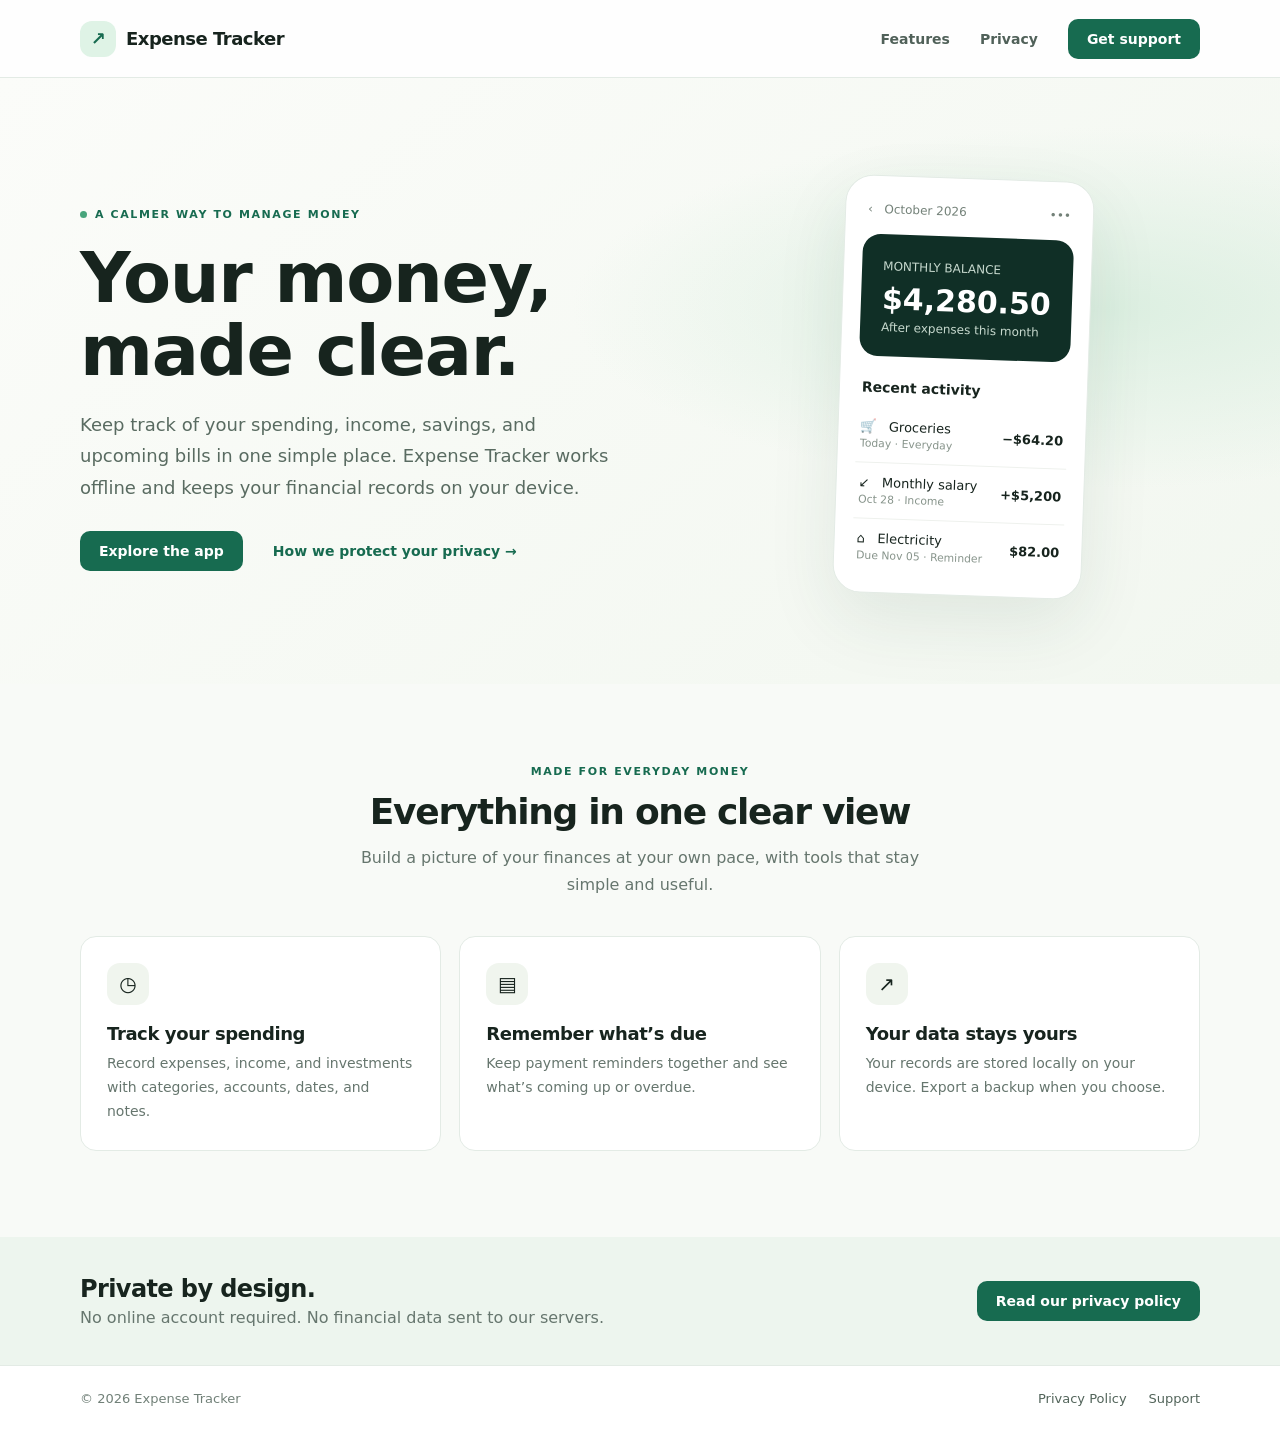
<file: index.html>
<!doctype html>
<html lang="en"><head><meta charset="utf-8"><meta name="viewport" content="width=device-width, initial-scale=1"><meta name="theme-color" content="#f8faf7"><meta name="description" content="A simple, private way to track your expenses, income, investments, and payment reminders. Designed to work offline."><title>Expense Tracker — Your money, made clear</title><link rel="stylesheet" href="styles.css"></head>
<body><header class="topbar"><nav class="nav wrap" aria-label="Main navigation"><a class="brand" href="index.html"><span class="brand-icon">↗</span> Expense Tracker</a><div class="links"><a href="#features">Features</a><a href="privacy-policy.html">Privacy</a><a class="button" href="support.html">Get support</a></div></nav></header>
<main><section class="hero"><div class="hero-grid wrap"><div><span class="eyebrow"><span class="dot"></span> A calmer way to manage money</span><h1>Your money,<br>made clear.</h1><p>Keep track of your spending, income, savings, and upcoming bills in one simple place. Expense Tracker works offline and keeps your financial records on your device.</p><div class="actions"><a class="button" href="#features">Explore the app</a><a class="secondary" href="privacy-policy.html">How we protect your privacy →</a></div></div>
<div class="phone-card" aria-label="Illustration of an expense tracker dashboard"><div class="phone-head"><span>‹ &nbsp; October 2026</span><span>•••</span></div><div class="balance"><small>MONTHLY BALANCE</small><strong>$4,280.50</strong><small>After expenses this month</small></div><div class="mini-label">Recent activity</div><div class="row"><span>🛒 &nbsp; Groceries<small>Today · Everyday</small></span><span>−$64.20</span></div><div class="row"><span>↙ &nbsp; Monthly salary<small>Oct 28 · Income</small></span><span>+$5,200</span></div><div class="row"><span>⌂ &nbsp; Electricity<small>Due Nov 05 · Reminder</small></span><span>$82.00</span></div></div></div></section>
<section class="features" id="features"><div class="wrap"><div class="section-head"><span class="eyebrow">Made for everyday money</span><h2>Everything in one clear view</h2><p>Build a picture of your finances at your own pace, with tools that stay simple and useful.</p></div><div class="feature-grid"><article class="feature"><div class="feature-icon">◷</div><h3>Track your spending</h3><p>Record expenses, income, and investments with categories, accounts, dates, and notes.</p></article><article class="feature"><div class="feature-icon">▤</div><h3>Remember what’s due</h3><p>Keep payment reminders together and see what’s coming up or overdue.</p></article><article class="feature"><div class="feature-icon">↗</div><h3>Your data stays yours</h3><p>Your records are stored locally on your device. Export a backup when you choose.</p></article></div></div></section>
<section class="privacy-band"><div class="band wrap"><div><h2>Private by design.</h2><p>No online account required. No financial data sent to our servers.</p></div><a class="button" href="privacy-policy.html">Read our privacy policy</a></div></section></main>
<footer><div class="foot wrap"><span>© 2026 Expense Tracker</span><div class="foot-links"><a href="privacy-policy.html">Privacy Policy</a><a href="support.html">Support</a></div></div></footer></body></html>
</file>
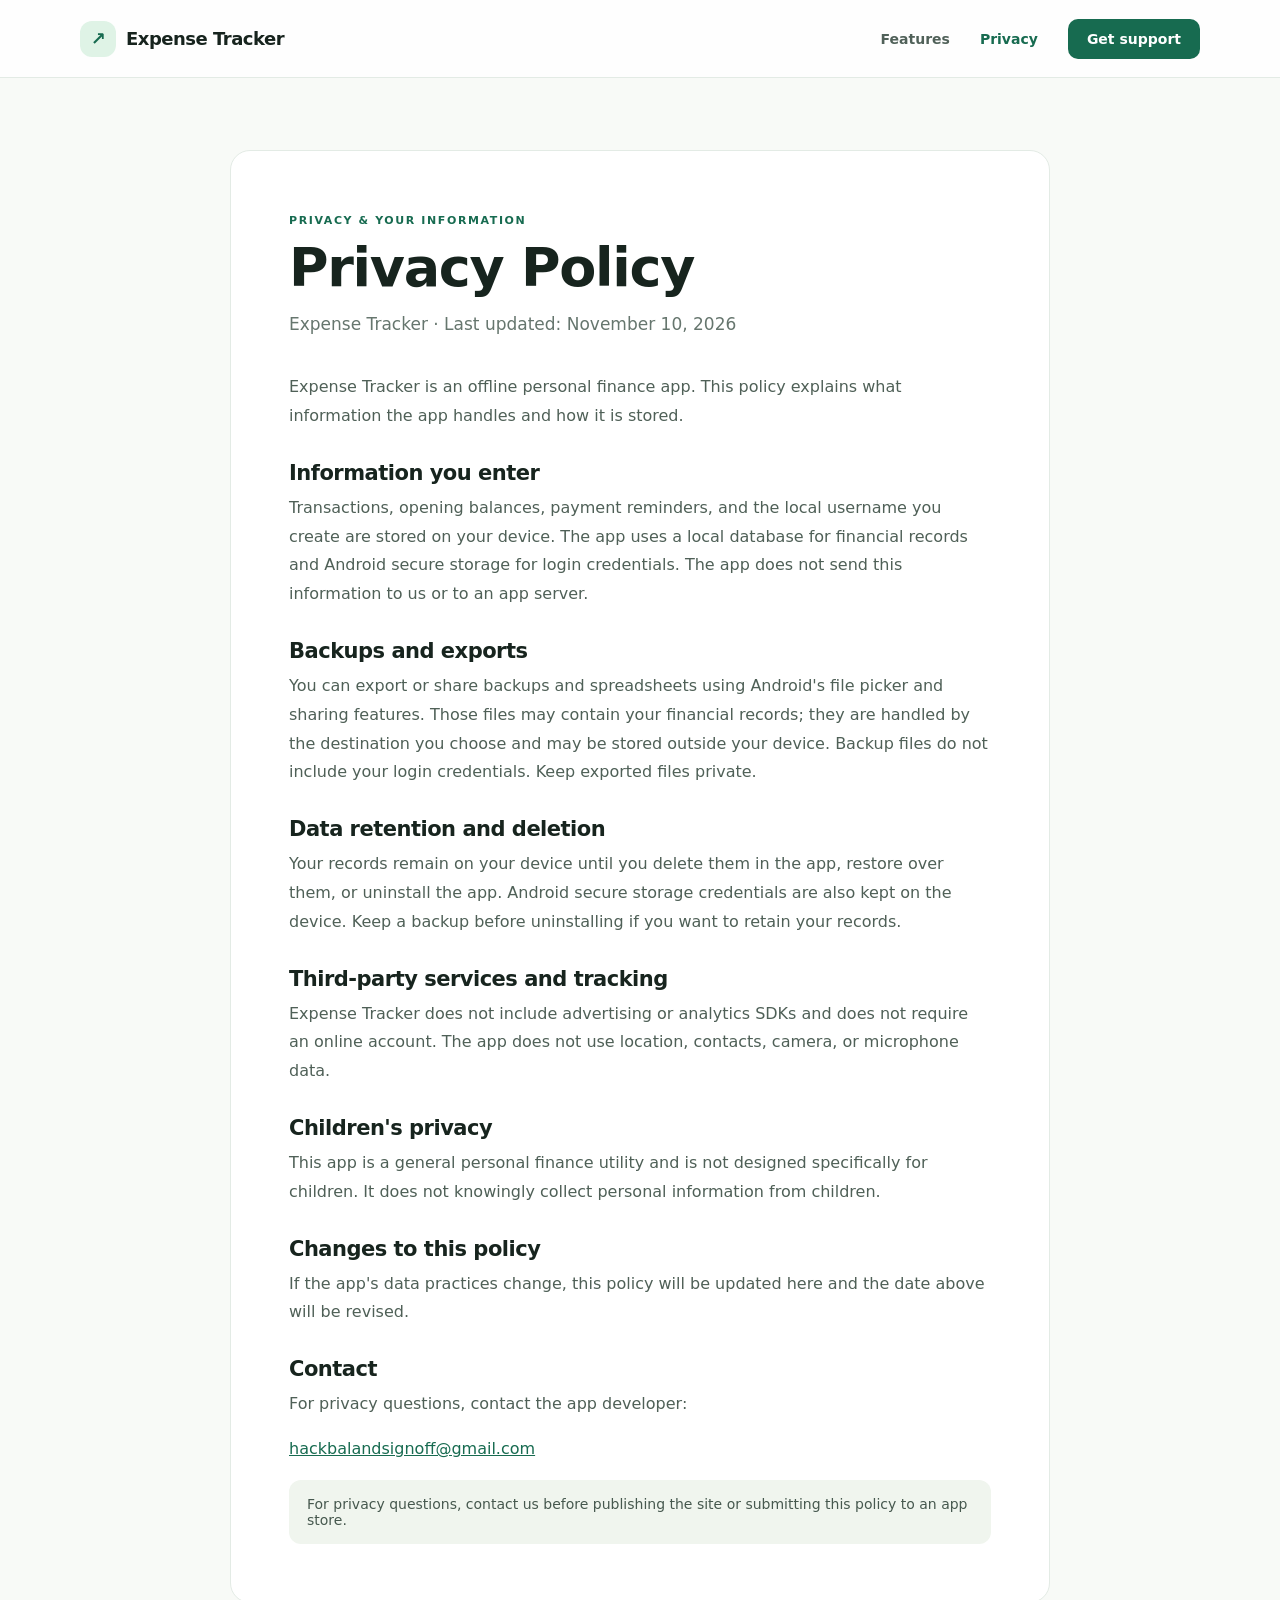
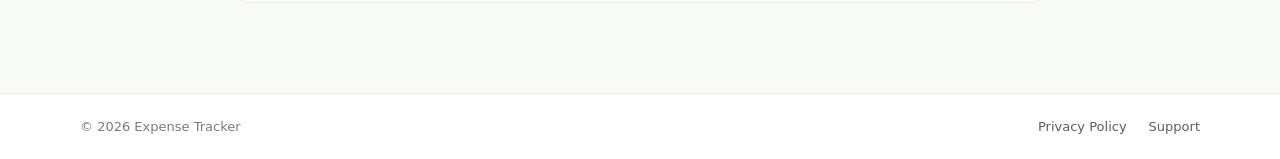
<file: privacy-policy.html>
<!doctype html>
<html lang="en"><head><meta charset="utf-8"><meta name="viewport" content="width=device-width, initial-scale=1"><meta name="description" content="Privacy policy for Expense Tracker, an offline personal finance app."><title>Privacy Policy — Expense Tracker</title><link rel="stylesheet" href="styles.css"></head><body><header class="topbar"><nav class="nav wrap" aria-label="Main navigation"><a class="brand" href="index.html"><span class="brand-icon">↗</span> Expense Tracker</a><div class="links"><a href="index.html#features">Features</a><a href="privacy-policy.html" aria-current="page">Privacy</a><a class="button" href="support.html">Get support</a></div></nav></header>
<main class="page"><article class="page-card"><span class="eyebrow">Privacy &amp; your information</span><h1>Privacy Policy</h1><p class="lead">Expense Tracker · Last updated: November 10, 2026</p><p>Expense Tracker is an offline personal finance app. This policy explains what information the app handles and how it is stored.</p>
<h2>Information you enter</h2><p>Transactions, opening balances, payment reminders, and the local username you create are stored on your device. The app uses a local database for financial records and Android secure storage for login credentials. The app does not send this information to us or to an app server.</p>
<h2>Backups and exports</h2><p>You can export or share backups and spreadsheets using Android's file picker and sharing features. Those files may contain your financial records; they are handled by the destination you choose and may be stored outside your device. Backup files do not include your login credentials. Keep exported files private.</p>
<h2>Data retention and deletion</h2><p>Your records remain on your device until you delete them in the app, restore over them, or uninstall the app. Android secure storage credentials are also kept on the device. Keep a backup before uninstalling if you want to retain your records.</p>
<h2>Third-party services and tracking</h2><p>Expense Tracker does not include advertising or analytics SDKs and does not require an online account. The app does not use location, contacts, camera, or microphone data.</p>
<h2>Children's privacy</h2><p>This app is a general personal finance utility and is not designed specifically for children. It does not knowingly collect personal information from children.</p>
<h2>Changes to this policy</h2><p>If the app's data practices change, this policy will be updated here and the date above will be revised.</p>
<h2>Contact</h2><p>For privacy questions, contact the app developer:</p><p><a href="mailto:hackbalandsignoff@gmail.com">hackbalandsignoff@gmail.com</a></p><div class="note">For privacy questions, contact us before publishing the site or submitting this policy to an app store.</div></article></main><footer><div class="foot wrap"><span>© 2026 Expense Tracker</span><div class="foot-links"><a href="privacy-policy.html">Privacy Policy</a><a href="support.html">Support</a></div></div></footer></body></html>
</file>
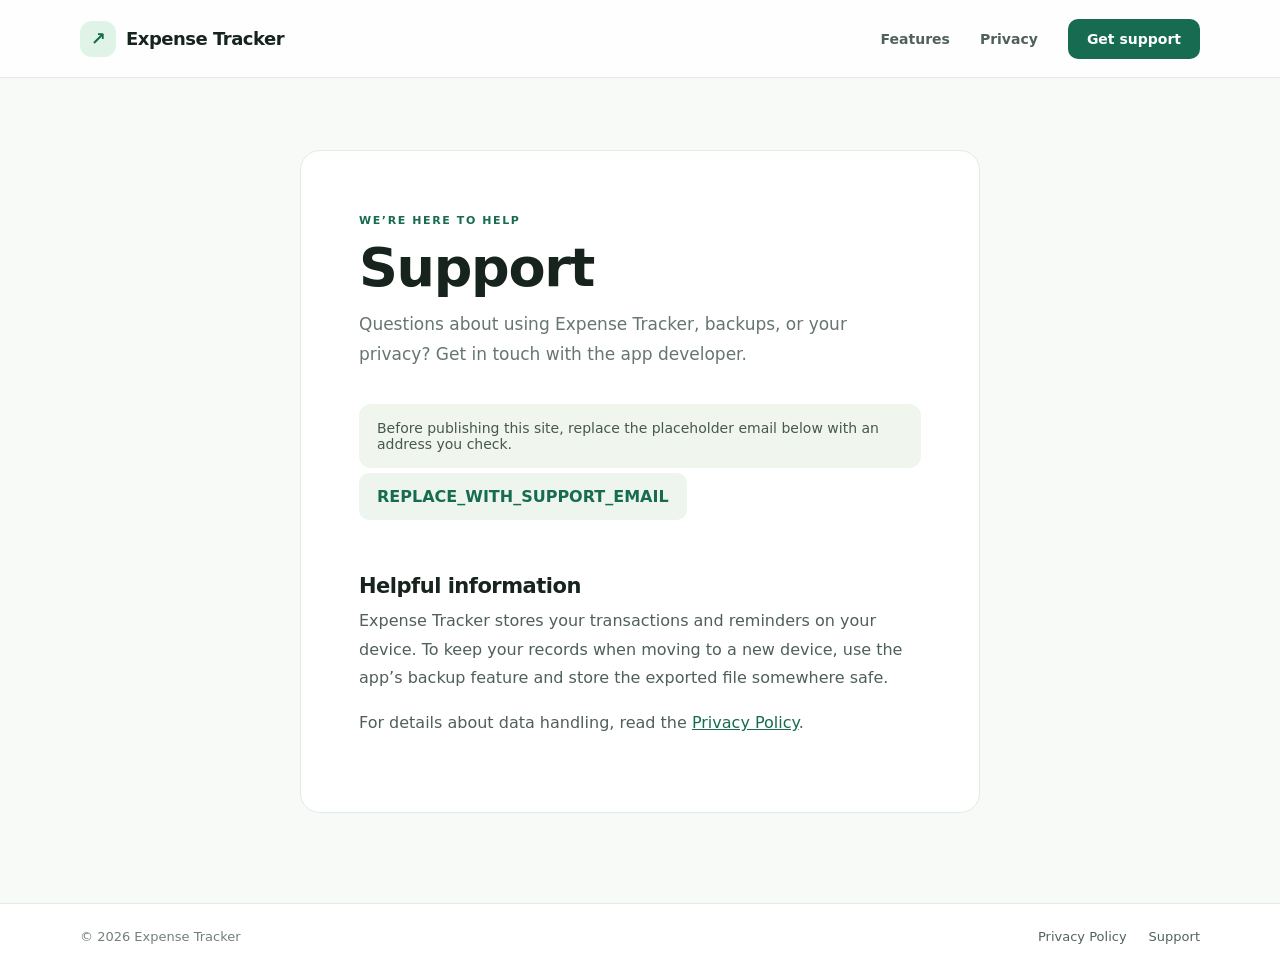
<file: support.html>
<!doctype html>
<html lang="en"><head><meta charset="utf-8"><meta name="viewport" content="width=device-width, initial-scale=1"><meta name="description" content="Get help with Expense Tracker."><title>Support — Expense Tracker</title><link rel="stylesheet" href="styles.css"></head><body><header class="topbar"><nav class="nav wrap" aria-label="Main navigation"><a class="brand" href="index.html"><span class="brand-icon">↗</span> Expense Tracker</a><div class="links"><a href="index.html#features">Features</a><a href="privacy-policy.html">Privacy</a><a class="button" href="support.html" aria-current="page">Get support</a></div></nav></header><main class="page"><article class="page-card contact-card"><span class="eyebrow">We’re here to help</span><h1>Support</h1><p class="lead">Questions about using Expense Tracker, backups, or your privacy? Get in touch with the app developer.</p><div class="note">Before publishing this site, replace the placeholder email below with an address you check.</div><a class="email" href="mailto:REPLACE_WITH_SUPPORT_EMAIL">REPLACE_WITH_SUPPORT_EMAIL</a><h2>Helpful information</h2><p>Expense Tracker stores your transactions and reminders on your device. To keep your records when moving to a new device, use the app’s backup feature and store the exported file somewhere safe.</p><p>For details about data handling, read the <a href="privacy-policy.html">Privacy Policy</a>.</p></article></main><footer><div class="foot wrap"><span>© 2026 Expense Tracker</span><div class="foot-links"><a href="privacy-policy.html">Privacy Policy</a><a href="support.html">Support</a></div></div></footer></body></html>
</file>
<file: styles.css>
:root{font-family:system-ui,-apple-system,BlinkMacSystemFont,"Segoe UI",sans-serif;color:#17241e;background:#f8faf7;font-synthesis:none;text-rendering:optimizeLegibility;--green:#176b50;--dark:#102f26;--muted:#66766e;--line:#e3ebe5;--cream:#f0f5ee}
*{box-sizing:border-box}body{margin:0}a{color:inherit}.wrap{width:min(1120px,calc(100% - 48px));margin:auto}.topbar{height:78px;border-bottom:1px solid var(--line);background:#ffffffd9}.nav{height:100%;display:flex;align-items:center;justify-content:space-between}.brand{display:flex;align-items:center;gap:10px;text-decoration:none;font:800 18px system-ui,sans-serif;letter-spacing:-.5px}.brand-icon{display:grid;place-items:center;width:36px;height:36px;background:#dff3e6;border-radius:12px;color:var(--green);font-size:18px}.links{display:flex;gap:30px;align-items:center}.links a{text-decoration:none;color:#506159;font-size:14px;font-weight:600}.links a:hover,.links a[aria-current=page]{color:var(--green)}.button{display:inline-flex;align-items:center;justify-content:center;padding:12px 19px;border-radius:10px;text-decoration:none;background:var(--green);color:#fff!important;font-weight:700;font-size:14px}.hero{padding:100px 0 88px;overflow:hidden;background:radial-gradient(ellipse at 86% 38%,#dcefe1 0,transparent 34%),linear-gradient(140deg,#fbfcf9,#f2f7f0)}.hero-grid{display:grid;grid-template-columns:1.1fr .9fr;gap:70px;align-items:center}.eyebrow{display:inline-flex;align-items:center;gap:8px;text-transform:uppercase;letter-spacing:1.6px;font-size:11px;font-weight:700;color:var(--green)}.dot{width:7px;height:7px;background:#48a57c;border-radius:50%}h1,h2,h3,p{margin-top:0}h1,h2,h3{font-family:system-ui,sans-serif;letter-spacing:-1.3px}h1{font-size:clamp(43px,6vw,70px);line-height:1.05;margin:20px 0}.hero p{max-width:540px;color:#596b61;font-size:18px;line-height:1.75}.actions{display:flex;gap:14px;align-items:center;margin-top:28px}.secondary{padding:12px 16px;text-decoration:none;color:var(--green);font-weight:700;font-size:14px}.phone-card{max-width:340px;margin:auto;padding:18px;background:#fff;border:1px solid #e3ebe5;border-radius:28px;box-shadow:0 26px 70px #24483218;transform:rotate(2deg)}.phone-head{display:flex;justify-content:space-between;color:#738178;font-size:12px;margin:8px 4px 18px}.balance{padding:21px;border-radius:18px;background:var(--dark);color:white}.balance small{color:#c7d9ce;font-size:12px}.balance strong{display:block;font:700 30px system-ui,sans-serif;margin-top:7px}.mini-label{margin:23px 4px 12px;font:700 14px system-ui,sans-serif}.row{display:flex;justify-content:space-between;align-items:center;padding:12px 4px;border-bottom:1px solid #eef1ed;font-size:13px}.row:last-child{border:0}.row span:last-child{font-weight:700}.row small{display:block;color:#87948b;margin-top:3px}.features{padding:76px 0 86px}.section-head{text-align:center;max-width:610px;margin:0 auto 38px}.section-head h2{font-size:36px;margin:12px 0}.section-head p,.feature p{color:var(--muted);line-height:1.7}.feature-grid{display:grid;grid-template-columns:repeat(3,1fr);gap:18px}.feature{padding:26px;border:1px solid var(--line);background:#fff;border-radius:16px}.feature-icon{width:42px;height:42px;display:grid;place-items:center;border-radius:13px;background:var(--cream);font-size:20px;margin-bottom:18px}.feature h3{font-size:18px;letter-spacing:-.4px;margin-bottom:8px}.feature p{margin:0;font-size:14px}.privacy-band{padding:38px 0;background:#edf5ee}.band{display:flex;justify-content:space-between;align-items:center;gap:24px}.band h2{font-size:24px;margin:0 0 5px;letter-spacing:-.6px}.band p{margin:0;color:var(--muted)}footer{padding:25px 0;border-top:1px solid var(--line);background:#fff}.foot{display:flex;justify-content:space-between;align-items:center;color:#718078;font-size:13px}.foot-links{display:flex;gap:22px}.foot a{color:#52645a;text-decoration:none}.page{padding:72px 0 90px;min-height:65vh}.page-card{max-width:820px;margin:auto;padding:clamp(25px,6vw,58px);background:#fff;border:1px solid var(--line);border-radius:20px}.page h1{font-size:clamp(38px,5vw,54px);margin:12px 0}.page .lead{color:var(--muted);font-size:17px;margin-bottom:34px}.page h2{font-size:21px;letter-spacing:-.5px;margin:30px 0 9px}.page p,.page li{color:#4f6057;line-height:1.8}.page a{color:var(--green)}.note{padding:16px 18px;border-radius:12px;background:#f0f5ee;color:#46584e;font-size:14px}.contact-card{max-width:680px}.email{display:inline-block;margin:5px 0 24px;padding:14px 18px;background:#edf5ee;border-radius:10px;color:var(--green);font-weight:700;text-decoration:none}
@media(max-width:760px){.wrap{width:min(100% - 36px,600px)}.links{gap:14px}.links a{font-size:13px}.links .button{padding:10px 12px}.hero{padding:68px 0}.hero-grid{grid-template-columns:1fr;gap:46px}.hero p{font-size:16px}.phone-card{width:100%;max-width:380px}.feature-grid{grid-template-columns:1fr}.features{padding:60px 0}.band,.foot{align-items:flex-start;flex-direction:column}.section-head h2{font-size:30px}}
@media(max-width:440px){.topbar{height:68px}.links{gap:10px}.links a{font-size:12px}.links .button{font-size:12px;padding:9px}.brand{font-size:16px}.brand-icon{width:32px;height:32px}.actions{align-items:flex-start;flex-direction:column;gap:4px}}
</file>
